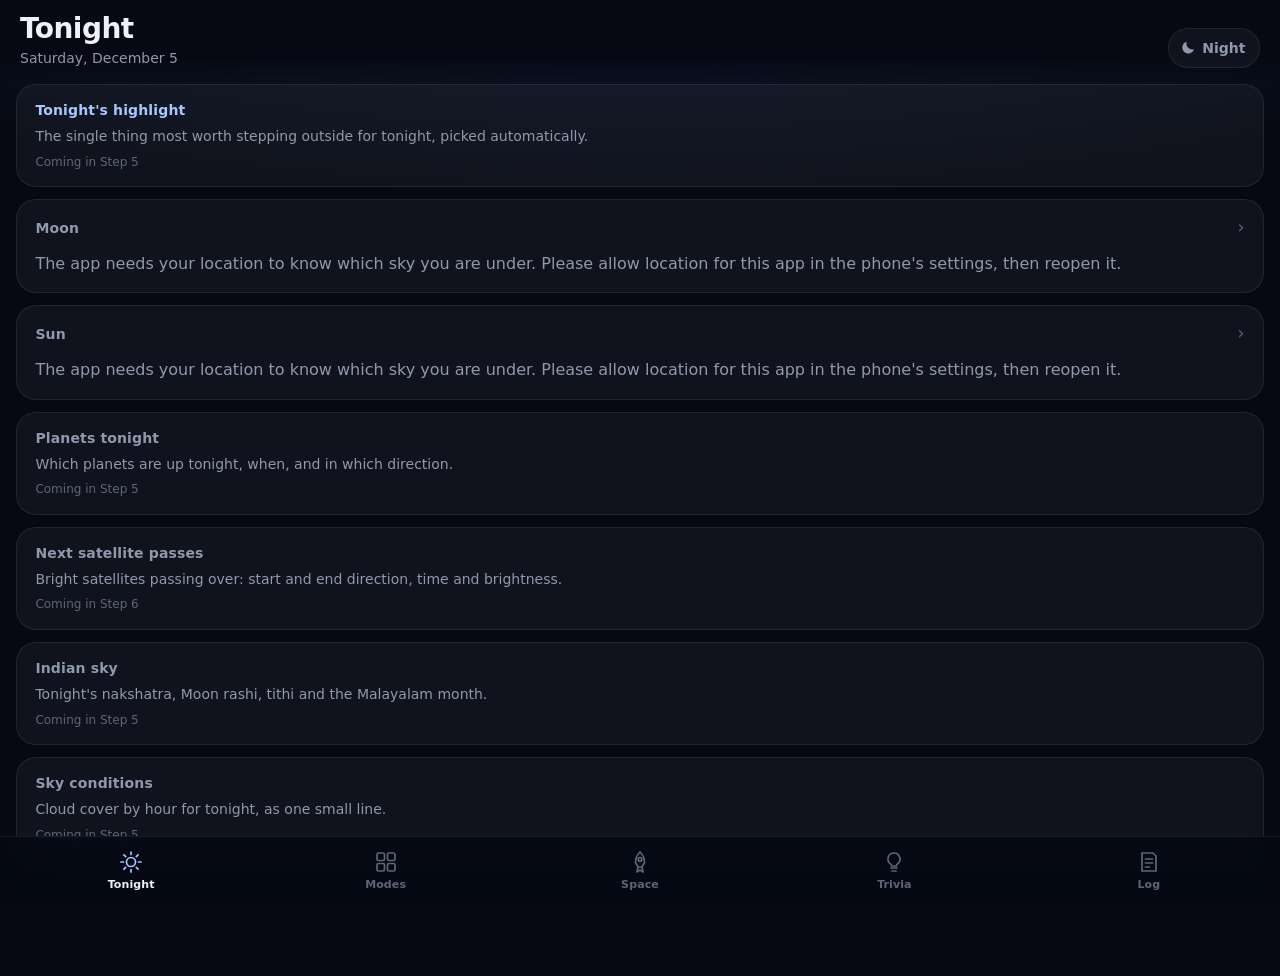
<file: index.html>
<!doctype html>
<html lang="en" data-mode="normal">
<head>
  <meta charset="utf-8">
  <meta name="viewport" content="width=device-width, initial-scale=1, viewport-fit=cover">
  <!-- Colour of the phone's browser bar; app.js changes it to black in night mode. -->
  <meta name="theme-color" content="#0b1020">
  <!-- Only load things from this site itself, plus the data sources proven in Step 1 as each step needs them.
       Sun photos (Step 4): Helioviewer, and NASA SDO as the backup. -->
  <meta http-equiv="Content-Security-Policy" content="default-src 'self'; script-src 'self'; style-src 'self'; img-src 'self' data: https://api.helioviewer.org https://sdo.gsfc.nasa.gov">
  <title>Sky</title>
  <!-- Must load before anything is drawn (not deferred), so night mode starts red with no blue flash. -->
  <script src="js/early-mode.js"></script>
  <link rel="stylesheet" href="css/app.css">
  <script type="module" src="js/app.js"></script>
</head>
<body>
  <header class="topbar">
    <div class="titles">
      <h1 id="screen-title">Tonight</h1>
      <p id="screen-subtitle" class="subtitle"></p>
    </div>
    <button id="night-toggle" class="night-toggle" aria-pressed="false">
      <svg viewBox="0 0 24 24" aria-hidden="true"><path d="M20 14.5A8.5 8.5 0 0 1 9.5 4a8.5 8.5 0 1 0 10.5 10.5z"/></svg>
      <span id="night-label">Night</span>
    </button>
  </header>

  <main id="screen" tabindex="-1"></main>

  <nav class="tabbar" aria-label="Sections">
    <a href="#tonight" data-tab="tonight">
      <svg viewBox="0 0 24 24" aria-hidden="true"><circle cx="12" cy="12" r="4.5"/><path d="M12 2v2.5M12 19.5V22M2 12h2.5M19.5 12H22M4.9 4.9l1.8 1.8M17.3 17.3l1.8 1.8M4.9 19.1l1.8-1.8M17.3 6.7l1.8-1.8"/></svg>
      <span>Tonight</span>
    </a>
    <a href="#modes" data-tab="modes">
      <svg viewBox="0 0 24 24" aria-hidden="true"><rect x="3" y="3" width="7.5" height="7.5" rx="1.5"/><rect x="13.5" y="3" width="7.5" height="7.5" rx="1.5"/><rect x="3" y="13.5" width="7.5" height="7.5" rx="1.5"/><rect x="13.5" y="13.5" width="7.5" height="7.5" rx="1.5"/></svg>
      <span>Modes</span>
    </a>
    <a href="#space" data-tab="space">
      <svg viewBox="0 0 24 24" aria-hidden="true"><path d="M12 2c3 3 4.5 6.5 4.5 10.5L14 17h-4l-2.5-4.5C7.5 8.5 9 5 12 2z"/><circle cx="12" cy="9.5" r="1.8"/><path d="M10 17l-1 5 3-2 3 2-1-5"/></svg>
      <span>Space</span>
    </a>
    <a href="#trivia" data-tab="trivia">
      <svg viewBox="0 0 24 24" aria-hidden="true"><path d="M9 18h6M10 21h4M12 3a6 6 0 0 0-3.5 10.9c.7.5 1 1.2 1 2.1h5c0-.9.3-1.6 1-2.1A6 6 0 0 0 12 3z"/></svg>
      <span>Trivia</span>
    </a>
    <a href="#log" data-tab="log">
      <svg viewBox="0 0 24 24" aria-hidden="true"><path d="M5 3h11l3 3v15H5z"/><path d="M8.5 9h7M8.5 13h7M8.5 17h4"/></svg>
      <span>Log</span>
    </a>
  </nav>
</body>
</html>
</file>
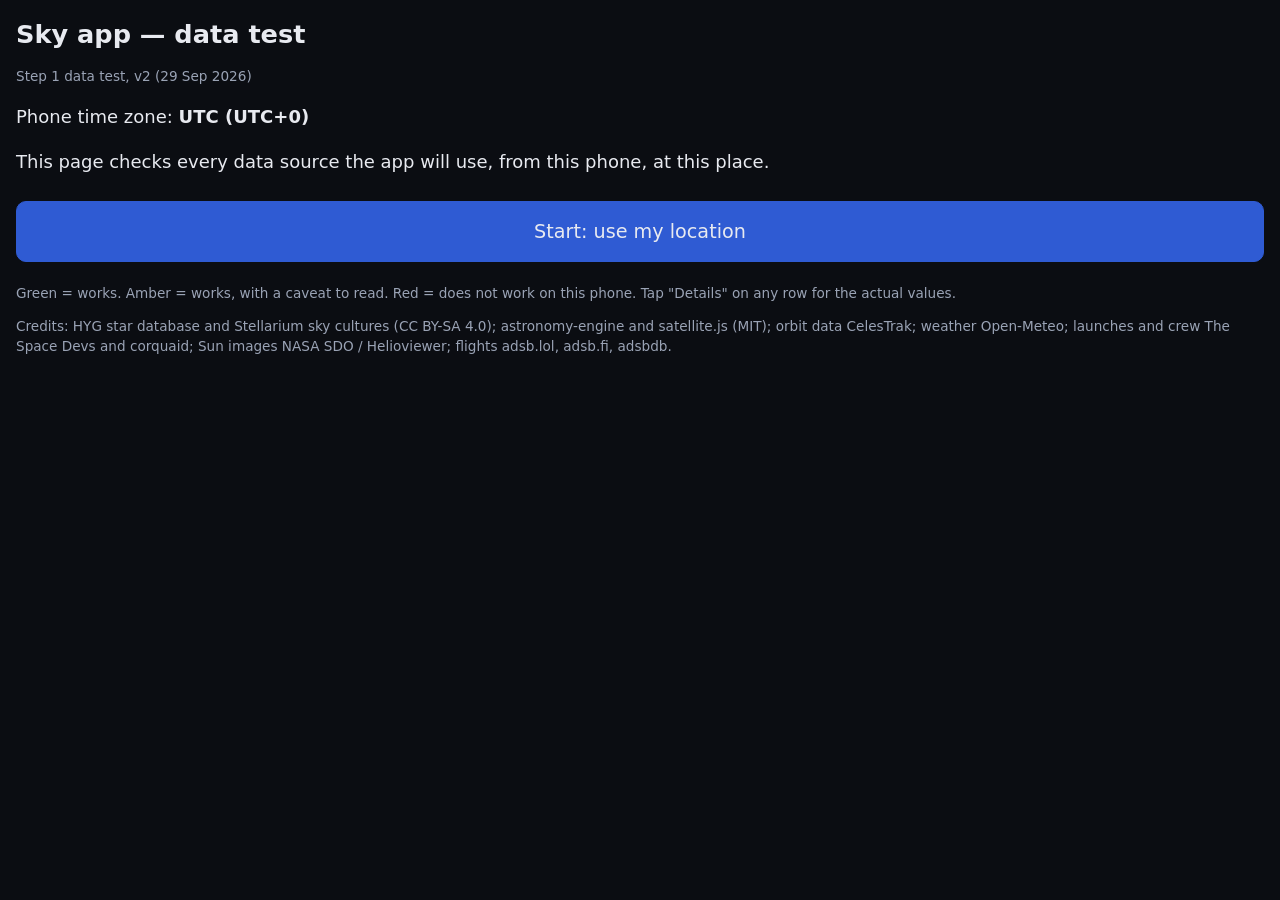
<file: data-test 2.html>
<!doctype html>
<html lang="en">
<head>
  <meta charset="utf-8">
  <meta name="viewport" content="width=device-width, initial-scale=1, viewport-fit=cover">
  <!-- Only load things from this site itself. Outside services are allowed for data and images only. -->
  <meta http-equiv="Content-Security-Policy" content="default-src 'self'; script-src 'self'; style-src 'self';
    img-src 'self' https://sdo.gsfc.nasa.gov https://api.helioviewer.org data: blob:; media-src 'self' blob:;
    connect-src 'self' https://celestrak.org https://api.open-meteo.com https://api.adsb.lol https://opendata.adsb.fi
    https://api.adsbdb.com https://ll.thespacedevs.com https://corquaid.github.io">
  <title>Sky app — data test</title>
  <link rel="stylesheet" href="css/data-test.css">
  <script type="module" src="js/data-test.js"></script>
</head>
<body>
  <header>
    <h1>Sky app — data test</h1>
    <p class="small" id="version"></p>
    <p>Phone time zone: <b id="tz"></b></p>
    <p id="loc">This page checks every data source the app will use, from this phone, at this place.</p>
    <button class="big" id="start">Start: use my location</button>
  </header>

  <main id="checks"></main>

  <footer>
    <button class="big" id="copy" hidden>Copy report</button>
    <textarea id="report" hidden readonly></textarea>
    <p class="small">Green = works. Amber = works, with a caveat to read. Red = does not work on this phone.
      Tap "Details" on any row for the actual values.</p>
    <p class="small">Credits: HYG star database and Stellarium sky cultures (CC BY-SA 4.0); astronomy-engine and
      satellite.js (MIT); orbit data CelesTrak; weather Open-Meteo; launches and crew The Space Devs and corquaid;
      Sun images NASA SDO / Helioviewer; flights adsb.lol, adsb.fi, adsbdb.</p>
  </footer>
</body>
</html>
</file>
<file: css/app.css>
/* Sky app — look and feel.
   One small design system used everywhere: a few text sizes, one spacing rhythm, calm surfaces.
   Two modes: normal (deep night blue) and night (red on black, to protect night vision outdoors).
   Sizes use rem, so if the phone's own text size is made bigger, the whole app grows with it. */

/* ---------- Colours ---------- */

:root {
  --bg: #060913;
  --bg-top: #121b33;                    /* soft glow at the top of the screen */
  --surface: rgba(255, 255, 255, 0.045);
  --surface-hi: rgba(255, 255, 255, 0.075);
  --hairline: rgba(255, 255, 255, 0.075);
  --text: #eef1f7;
  --muted: #8f98ad;
  --faint: #5d6679;
  --accent: #a9c6ff;
  --accent-soft: rgba(169, 198, 255, 0.14);
  --moon-glow: rgba(214, 226, 255, 0.16);
  color-scheme: dark;
}

/* Night mode: only shades of red. No white, blue or green anywhere. */
html[data-mode="night"] {
  --bg: #000000;
  --bg-top: #000000;
  --surface: rgba(255, 0, 0, 0.055);
  --surface-hi: rgba(255, 0, 0, 0.09);
  --hairline: rgba(255, 0, 0, 0.13);
  --text: #e61e1e;
  --muted: #b81818;
  --faint: #7e0e0e;
  --accent: #ff2d2d;
  --accent-soft: rgba(255, 0, 0, 0.14);
  --moon-glow: rgba(255, 0, 0, 0.18);
}

/* Safety net for night mode: a red filter laid over the whole screen. Multiplying by pure red removes
   every trace of green and blue, so photos or anything added later can only ever show as red.
   It doesn't catch taps (pointer-events: none). */
html[data-mode="night"] body::after {
  content: "";
  position: fixed;
  inset: 0;
  background: #ff0000;
  mix-blend-mode: multiply;
  pointer-events: none;
  z-index: 1000;
}

/* ---------- Type scale (the only sizes used in the app) ----------
   display 1.75rem · headline 1.375rem · body 1rem · label 0.875rem · caption 0.75rem */

html { font-size: 100%; -webkit-text-size-adjust: 100%; }

* { box-sizing: border-box; }

body {
  margin: 0;
  min-height: 100vh;
  background: radial-gradient(140% 55% at 50% -12%, var(--bg-top) 0%, var(--bg) 62%) fixed, var(--bg);
  color: var(--text);
  font-family: system-ui, -apple-system, "Segoe UI", Roboto, sans-serif;
  font-size: 1rem;
  line-height: 1.45;
  -webkit-font-smoothing: antialiased;
  -webkit-tap-highlight-color: transparent;
  padding-top: calc(4.75rem + env(safe-area-inset-top, 0px));
  padding-bottom: calc(5rem + env(safe-area-inset-bottom, 0px));
}

h1, h2, h3, p { margin: 0; }
a { color: var(--accent); text-decoration: none; }

.eyebrow {                     /* section names: sentence case, small and quiet */
  font-size: 0.875rem;
  font-weight: 600;
  letter-spacing: 0.01em;
  color: var(--muted);
}
.headline { font-size: 1.375rem; font-weight: 600; letter-spacing: -0.01em; line-height: 1.2; }
.caption, .small { font-size: 0.75rem; color: var(--muted); }
.muted { color: var(--muted); }
.num { font-variant-numeric: tabular-nums; }

/* ---------- Top bar ---------- */

.topbar {
  position: fixed;
  top: 0; left: 0; right: 0;
  z-index: 10;
  display: flex;
  align-items: flex-end;
  justify-content: space-between;
  gap: 0.75rem;
  padding: calc(0.9rem + env(safe-area-inset-top, 0px)) 1.25rem 0.7rem;
  background: linear-gradient(var(--bg) 70%, transparent);
}
.topbar h1 { font-size: 1.75rem; font-weight: 700; letter-spacing: -0.02em; line-height: 1.1; }
.subtitle { margin-top: 0.15rem; font-size: 0.875rem; color: var(--muted); }

.night-toggle {
  display: flex;
  align-items: center;
  gap: 0.35rem;
  height: 2.5rem;
  padding: 0 0.85rem 0 0.7rem;
  font: inherit;
  font-size: 0.875rem;
  font-weight: 600;
  color: var(--muted);
  background: var(--surface);
  border: 1px solid var(--hairline);
  border-radius: 999px;
}
.night-toggle svg { width: 1.05rem; height: 1.05rem; fill: currentColor; }
.night-toggle[aria-pressed="true"] { color: var(--accent); background: var(--accent-soft); border-color: transparent; }

/* ---------- Bottom bar ---------- */

.tabbar {
  position: fixed;
  bottom: 0; left: 0; right: 0;
  z-index: 10;
  display: grid;
  grid-template-columns: repeat(5, 1fr);
  padding: 0.35rem 0.25rem env(safe-area-inset-bottom, 0px);
  background: rgba(6, 9, 19, 0.82);
  -webkit-backdrop-filter: blur(18px) saturate(140%);
  backdrop-filter: blur(18px) saturate(140%);
  border-top: 1px solid var(--hairline);
}
html[data-mode="night"] .tabbar { background: rgba(0, 0, 0, 0.9); }
.tabbar a {
  display: flex;
  flex-direction: column;
  align-items: center;
  justify-content: center;
  gap: 0.2rem;
  min-height: 3.6rem;
  color: var(--faint);
  font-size: 0.6875rem;
  font-weight: 600;
  letter-spacing: 0.01em;
}
.tabbar svg {
  width: 1.5rem; height: 1.5rem;
  fill: none; stroke: currentColor; stroke-width: 1.7; stroke-linecap: round; stroke-linejoin: round;
}
.tabbar a[aria-current="page"] { color: var(--text); }
.tabbar a[aria-current="page"] svg { stroke: var(--accent); }

/* ---------- Screen content ---------- */

main { padding: 0.5rem 1rem 1.5rem; outline: none; }

.card {
  display: block;
  background: var(--surface);
  border: 1px solid var(--hairline);
  border-radius: 1.25rem;
  padding: 1.1rem 1.15rem;
  margin: 0 0 0.75rem;
  color: var(--text);
}
a.card:active { background: var(--surface-hi); }

.card-head { display: flex; align-items: center; justify-content: space-between; margin-bottom: 0.85rem; }
.card-head .chev { color: var(--faint); font-size: 1.1rem; line-height: 1; }
.card.highlight .eyebrow { color: var(--accent); }

/* Label / value rows: quiet label on the left, the value on the right. */
.rows { margin: 0; }
.row {
  display: grid;
  grid-template-columns: 5.4rem 1fr;
  gap: 0.75rem;
  align-items: baseline;
  padding: 0.6rem 0;
  border-top: 1px solid var(--hairline);
}
.row:first-child { border-top: none; padding-top: 0; }
.row dt { font-size: 0.875rem; color: var(--muted); }
.row dd { margin: 0; font-size: 1rem; font-weight: 500; font-variant-numeric: tabular-nums; }
.row dd .caption { display: block; font-weight: 400; margin-top: 0.1rem; }

.pill {
  display: inline-block;
  margin-left: 0.4rem;
  padding: 0.05rem 0.5rem;
  font-size: 0.75rem;
  font-weight: 600;
  color: var(--accent);
  background: var(--accent-soft);
  border-radius: 999px;
  vertical-align: 0.1em;
}

.card-foot {
  display: flex;
  align-items: center;
  justify-content: space-between;
  margin-top: 0.85rem;
  padding-top: 0.75rem;
  border-top: 1px solid var(--hairline);
  font-size: 0.875rem;
  font-weight: 600;
  color: var(--accent);
}

/* Sections not built yet */
.card.soon { padding: 0.95rem 1.15rem; }
.card.soon p { margin-top: 0.35rem; font-size: 0.875rem; color: var(--muted); }
.card.soon .step { margin-top: 0.45rem; font-size: 0.75rem; color: var(--faint); }

/* List-style buttons (Modes screen, links) */
.list-button {
  display: flex;
  align-items: center;
  gap: 0.95rem;
  padding: 1.05rem 1.15rem;
  margin: 0 0 0.75rem;
  color: var(--text);
  background: var(--surface);
  border: 1px solid var(--hairline);
  border-radius: 1.25rem;
}
.list-button:active { background: var(--surface-hi); }
.list-button .icon {
  flex: none;
  display: grid; place-items: center;
  width: 2.75rem; height: 2.75rem;
  border-radius: 0.9rem;
  background: var(--accent-soft);
}
.list-button svg { width: 1.45rem; height: 1.45rem; fill: none; stroke: var(--accent); stroke-width: 1.7; stroke-linecap: round; stroke-linejoin: round; }
.list-button .text { flex: 1; min-width: 0; }
.list-button strong { display: block; font-size: 1rem; font-weight: 600; }
.list-button span.caption { font-size: 0.8125rem; }
.list-button .chev { color: var(--faint); font-size: 1.1rem; }

.back-link {
  display: inline-flex;
  align-items: center;
  gap: 0.25rem;
  min-height: 2.5rem;
  margin: -0.25rem 0 0.35rem;
  font-size: 0.875rem;
  font-weight: 600;
}

.section-title { margin: 1.4rem 0.25rem 0.6rem; }
.section-title:first-child { margin-top: 0.4rem; }

/* The credits link at the very bottom of the Log screen: deliberately small and dim. */
.credits-link {
  display: block;
  margin-top: 3rem;
  text-align: center;
  font-size: 0.6875rem;
  color: var(--faint);
}
.credits h3 { margin-top: 1rem; }
.credits ul { margin: 0.4rem 0 0; padding-left: 1.1rem; }
.credits li { margin: 0.3rem 0; font-size: 0.875rem; color: var(--muted); }
.credits p { font-size: 0.875rem; color: var(--muted); margin-top: 0.4rem; }

/* ---------- Moon ---------- */

.moon-pic { display: block; flex: none; filter: drop-shadow(0 0 1.1rem var(--moon-glow)); overflow: visible; }
.moon-pic.icon { filter: none; }

.moon-hero { display: flex; align-items: center; gap: 1.1rem; margin-bottom: 1rem; }
.moon-hero .headline { margin-bottom: 0.2rem; }

.moon-hero.big { flex-direction: column; text-align: center; gap: 0.9rem; padding: 0.6rem 0 0.2rem; }

.week { display: grid; grid-template-columns: repeat(7, 1fr); gap: 0.25rem; text-align: center; }
.week-day { display: flex; flex-direction: column; align-items: center; gap: 0.35rem; padding: 0.45rem 0; border-radius: 0.8rem; }
.week-day .caption:first-child { color: var(--muted); font-weight: 600; }
.week-day.today { background: var(--accent-soft); }
.week-day.today .caption:first-child { color: var(--accent); }

.calendar { display: grid; grid-template-columns: repeat(7, 1fr); row-gap: 0.35rem; text-align: center; }
.cal-head { padding-bottom: 0.25rem; font-size: 0.6875rem; font-weight: 600; color: var(--faint); }
.cal-day { display: flex; flex-direction: column; align-items: center; gap: 0.2rem; padding: 0.3rem 0; border-radius: 0.7rem; font-size: 0.75rem; color: var(--muted); font-variant-numeric: tabular-nums; }
.cal-day.today { background: var(--accent-soft); color: var(--text); font-weight: 600; }
.cal-day em { font-style: normal; font-size: 0.625rem; font-weight: 600; color: var(--accent); }

.fact h3 { font-size: 1rem; font-weight: 600; margin-bottom: 0.35rem; }
.fact p { font-size: 0.9375rem; line-height: 1.5; color: var(--text); opacity: 0.92; }
.fact .caption { margin-top: 0.6rem; }

/* ---------- Sun ---------- */

.sun-status { margin-bottom: 1rem; }
.sun-status .headline { margin-bottom: 0.2rem; }
.sub-eyebrow { margin-bottom: 0.7rem; font-size: 0.75rem; color: var(--faint); }

/* The sunset sequence: a thin line down the left with a dot for each stage. */
.timeline { list-style: none; margin: 0; padding: 0; }
.timeline li { position: relative; padding: 0 0 0.9rem 1.35rem; }
.timeline li::before {             /* the dot */
  content: "";
  position: absolute;
  left: 0.1rem; top: 0.42rem;
  width: 0.5rem; height: 0.5rem;
  border-radius: 50%;
  background: var(--faint);
}
.timeline li::after {              /* the line to the next dot */
  content: "";
  position: absolute;
  left: calc(0.35rem - 0.5px); top: 1.15rem; bottom: 0.1rem;
  width: 1px;
  background: var(--hairline);
}
.timeline li:last-child { padding-bottom: 0.2rem; }
.timeline li:last-child::after { display: none; }
.timeline li.now::before { background: var(--accent); box-shadow: 0 0 0 0.25rem var(--accent-soft); }
.tl-top { display: flex; align-items: baseline; justify-content: space-between; gap: 0.75rem; }
.tl-name { font-size: 1rem; font-weight: 500; }
.tl-time { font-size: 0.9375rem; font-weight: 500; white-space: nowrap; }
.tl-line { margin-top: 0.15rem; font-size: 0.875rem; color: var(--muted); line-height: 1.4; }
.timeline .caption { color: var(--faint); }
.timeline li.now .tl-name, .timeline li.now .tl-time { color: var(--text); font-weight: 600; }

.sun-next {
  display: flex;
  align-items: baseline;
  justify-content: space-between;
  margin-top: 0.85rem;
  padding-top: 0.75rem;
  border-top: 1px solid var(--hairline);
  font-size: 0.875rem;
  color: var(--muted);
}
.sun-next .num { font-size: 1rem; font-weight: 500; color: var(--text); }

/* Sun screen: the photo */
.sun-photo {
  display: grid;
  place-items: center;
  aspect-ratio: 1;
  overflow: hidden;
  border-radius: 0.9rem;
  background: #000;
}
.sun-photo img { display: block; width: 100%; height: 100%; object-fit: cover; }
.sun-photo-note { margin-top: 0.8rem; line-height: 1.45; }
.sun-photo-note > span { display: block; }
.sun-stamp-label { color: var(--faint); }
.sun-stamp { display: block; margin: 0.35rem 0 0.5rem; border-radius: 0.4rem; background: #000; }
.sun-photo-error { padding: 1.25rem; text-align: center; }
.sun-photo-error .caption { margin: 0.4rem 0 1rem; }
.about-photo p { font-size: 0.9375rem; line-height: 1.5; margin-top: 0.55rem; }
.about-photo p.caption { font-size: 0.75rem; margin-top: 0.8rem; }

.button {
  min-height: 2.75rem;
  padding: 0 1.25rem;
  font: inherit;
  font-size: 0.875rem;
  font-weight: 600;
  color: var(--accent);
  background: var(--accent-soft);
  border: none;
  border-radius: 999px;
}
</file>
<file: css/data-test.css>
/* Step 1 data test page. Dark background, big text: it may be tested outside at night. */

:root {
  --bg: #0b0d12;
  --panel: #151922;
  --text: #e8eaf0;
  --muted: #9aa3b5;
  --green: #3ecf6e;
  --amber: #f0b429;
  --red: #ff5a5a;
  --grey: #6b7385;
  color-scheme: dark;
}

* { box-sizing: border-box; }

body {
  margin: 0;
  padding: 16px 16px 48px;
  background: var(--bg);
  color: var(--text);
  font: 18px/1.45 system-ui, -apple-system, "Segoe UI", Roboto, sans-serif;
}

h1 { font-size: 1.6rem; margin: 0 0 4px; }
h2 { font-size: 1.25rem; margin: 0; display: flex; align-items: center; gap: 10px; }

.small { font-size: 0.85rem; color: var(--muted); }
.bad { color: var(--red); }

button {
  font: inherit;
  color: var(--text);
  background: #26304a;
  border: 1px solid #3a4666;
  border-radius: 10px;
  padding: 10px 14px;
  margin: 8px 0;
}
button.big { width: 100%; padding: 16px; font-size: 1.2rem; background: #2f5bd3; border-color: #2f5bd3; }
button:disabled { opacity: 0.6; }

.check {
  background: var(--panel);
  border-left: 8px solid var(--grey);
  border-radius: 10px;
  padding: 14px;
  margin: 14px 0;
}
.check .dot { width: 18px; height: 18px; border-radius: 50%; background: var(--grey); flex: none; }
.check.green { border-left-color: var(--green); }
.check.green .dot { background: var(--green); }
.check.amber { border-left-color: var(--amber); }
.check.amber .dot { background: var(--amber); }
.check.red { border-left-color: var(--red); }
.check.red .dot { background: var(--red); }
.check.running .dot { animation: pulse 1s infinite alternate; }
@keyframes pulse { to { opacity: 0.3; } }

.summary { margin: 8px 0; }

details summary { cursor: pointer; color: var(--muted); padding: 6px 0; }
table { border-collapse: collapse; width: 100%; font-size: 0.95rem; }
th, td { text-align: left; vertical-align: top; padding: 6px 4px; border-top: 1px solid #252b38; }
th { color: var(--muted); font-weight: 600; width: 38%; }

figure { margin: 10px 0; }
figure img { width: 100%; max-width: 480px; border-radius: 8px; display: block; }
figcaption { font-size: 0.85rem; color: var(--muted); }

.sensor-panel video { width: 100%; border-radius: 8px; margin: 8px 0; background: #000; }
.sensor-panel .bigline { font-size: 1.3rem; }

textarea { width: 100%; height: 300px; background: #000; color: var(--text); font-size: 0.8rem; }
</file>
